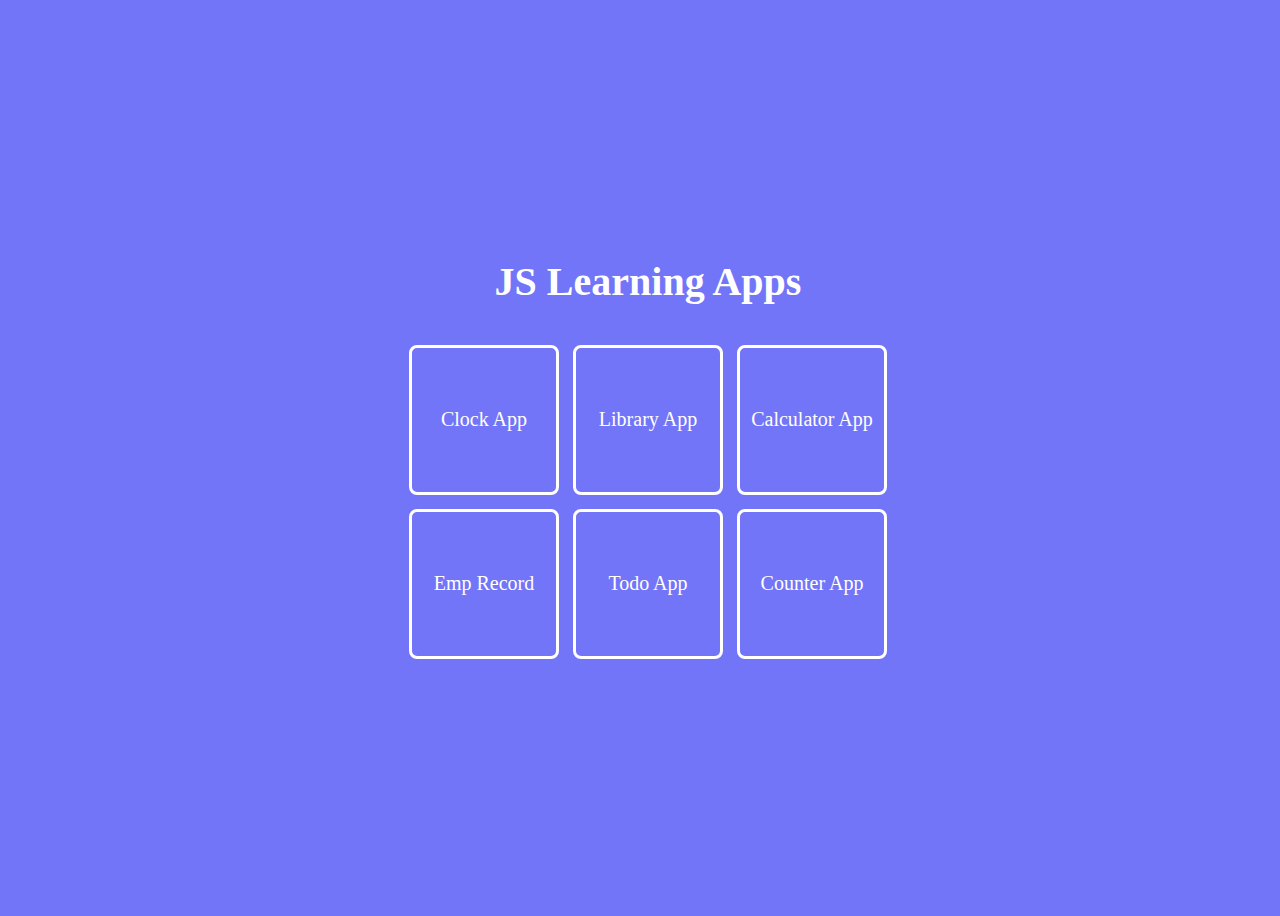
<file: index.html>
<!DOCTYPE html>
<html lang="en">

<head>
    <meta charset="UTF-8">
    <meta http-equiv="X-UA-Compatible" content="IE=edge">
    <meta name="viewport" content="width=device-width, initial-scale=1.0, maximum-scale=1.0, user-scalable=no">
    
    <title>JlApp</title>
    <style></style>
    <style>
        * {
            box-sizing: border-box;
        }

        body {
            background-color: #7375f8;
            color: #fff;
            width: 100%;
            height: 100vh;
            overflow: hidden;
            display: flex;
            flex-flow: column wrap;
            justify-content: center;
            align-items: center;
        }

        .ptitle {
            font-size: 40px;
            font-weight: bold;
            text-align: center;
            margin-bottom: 40px;
        }

        .japp {
            max-width: 500px;
            display: flex;
            flex-flow: row wrap;
            justify-content: center;
            gap: 14px;
        }

        .app {
            display: inline-flex;
            width: 150px;
            justify-content: center;
            border-radius: 8px;
            align-items: center;
            text-decoration: none;
            border: 3px solid #fff;
            height: 150px;
            padding: 10px;
            color: #fff;
            font-size: 20px;
            text-align: center;
        }
        *, .block-zoom {
            touch-action: manipulation;
        }

        @media (max-width: 768px) {
            .app {
                height: auto;
            }

            .ptitle {
                font-size: 30px;
            }
        }
    </style>
</head>

<body>
    <div class="ptitle">JS Learning Apps</div>
    <div class="japp">
        <a class="app" href="/clockApp/index.html">Clock App</a>
        <a class="app" href="/LibApp/index.html">Library App</a>
        <a class="app" href="/calculator/index.html">Calculator App</a>
        <a class="app" href="/EmpRecord/index.html">Emp Record</a>
        <a class="app" href="/todoApp/index.html">Todo App</a>
        <a class="app" href="/counterApp/index.html">Counter App</a>
    </div>
</body>

</html>
</file>
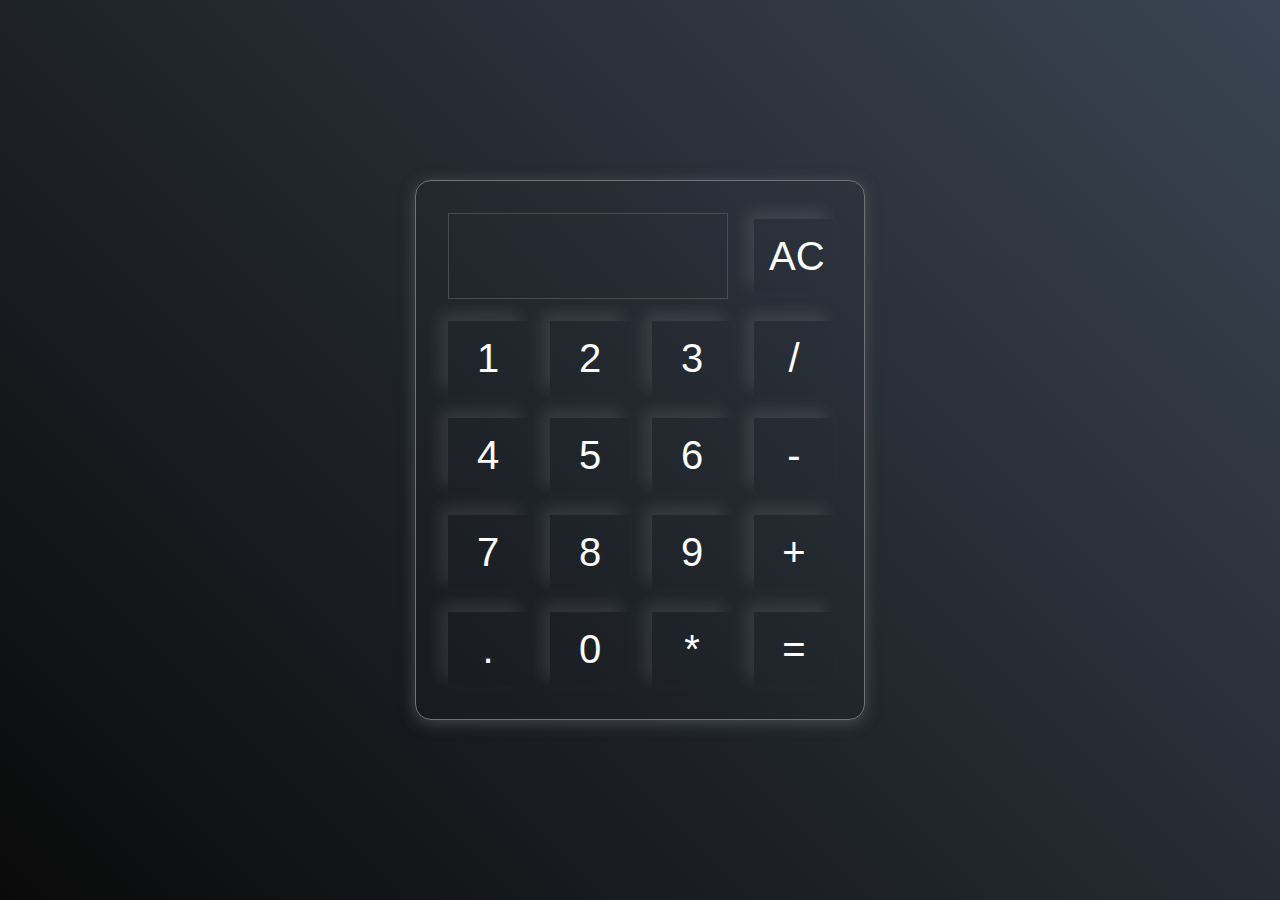
<file: calculator/index.html>
<!DOCTYPE html>
<html lang="en">

<head>
    <meta charset="UTF-8">
    <meta http-equiv="X-UA-Compatible" content="IE=edge">
    <meta name="viewport" content="width=device-width, initial-scale=1.0">
    <link href="https://fonts.googleapis.com/css2?family=Agdasima&display=swap" rel="stylesheet">
    <link href="https://cdn.jsdelivr.net/npm/bootstrap@5.3.0/dist/css/bootstrap.min.css" rel="stylesheet"
        integrity="sha384-9ndCyUaIbzAi2FUVXJi0CjmCapSmO7SnpJef0486qhLnuZ2cdeRhO02iuK6FUUVM" crossorigin="anonymous">
    <title>Calculator</title>
    <style>
        * {
            margin: 0;
            padding: 0;
            box-sizing: border-box;
            font-family: 'Poppins', sans-serif;
        }

        body {
            width: 100%;
            height: 100vh;
            display: flex;
            justify-content: center;
            align-items: center;
            background: linear-gradient(45deg, #0a0a0a, #3a4452);
        }

        .calculator {
            border: 1px solid #717377;
            padding: 20px;
            border-radius: 16px;
            max-width: 450px;
            background: transparent;
            box-shadow: 0px 3px 15px rgba(113, 115, 119, 0.5);

        }

        input::placeholder {
            color: #ffffff;
        }

        .inpText {
            border: none;
            width: 280px;
            height: 86px;
            text-align: left;
            margin: 10px;
            background: transparent;
            color: #ffffff;
            font-size: 40px;
            cursor: pointer;
            border: 1px solid #4a4d4d;
            box-shadow: none;
        }
        input {
            width: 80px;
            border: none;
            padding: 14px;
            margin: 10px;
            text-align: center;
            background: transparent;
            box-shadow: -8px -8px 15px rgba(255, 255, 255, 0.1);
            font-size: 40px;
            cursor: pointer;
            border: 1px solid transparent;
            color: #ffffff;
            transition: 0.45s;
        }
        input:focus{
            box-shadow: none;
            border: 1px solid rgba(255, 255, 255, 0.1);
        }

        .equalBtn {
            background-color: #fb7c14;
        }

        .operator {
            color: #6dee0a;
        }
    </style>
</head>

<body>
    <div class="d-flex calculator">
        <table>
            <tr>
                <td colspan="3"><input type="text" id="result" class="inpText" /></td>
                <td><input type="button" value="AC" onclick="clr()"></td>
            </tr>
            <tr>
                <td><input type="button" value="1" onclick="display('1')" /></td>
                <td><input type="button" value="2" onclick="display('2')" /></td>
                <td><input type="button" value="3" onclick="display('3')" /></td>
                <td><input type="button" value="/" onclick="display('/')" /></td>
            </tr>
            <tr>
                <td><input type="button" value="4" onclick="display('4')" /></td>
                <td><input type="button" value="5" onclick="display('5')" /></td>
                <td><input type="button" value="6" onclick="display('6')" /></td>
                <td><input type="button" value="-" onclick="display('-')" /></td>
            </tr>
            <tr>
                <td><input type="button" value="7" onclick="display('7')" /></td>
                <td><input type="button" value="8" onclick="display('8')" /></td>
                <td><input type="button" value="9" onclick="display('9')" /></td>
                <td><input type="button" value="+" onclick="display('+')" /></td>
            </tr>
            <tr>
                <td><input type="button" value="." onclick="display('.')" /></td>
                <td><input type="button" value="0" onclick="display('0')" /></td>
                <td><input type="button" value="*" onclick="display('*')" /></td>
                <td><input type="button" value="=" onclick="equate()" /></td>
            </tr>
        </table>
    </div>
    <script src="script.js"></script>
</body>

</html>
</file>
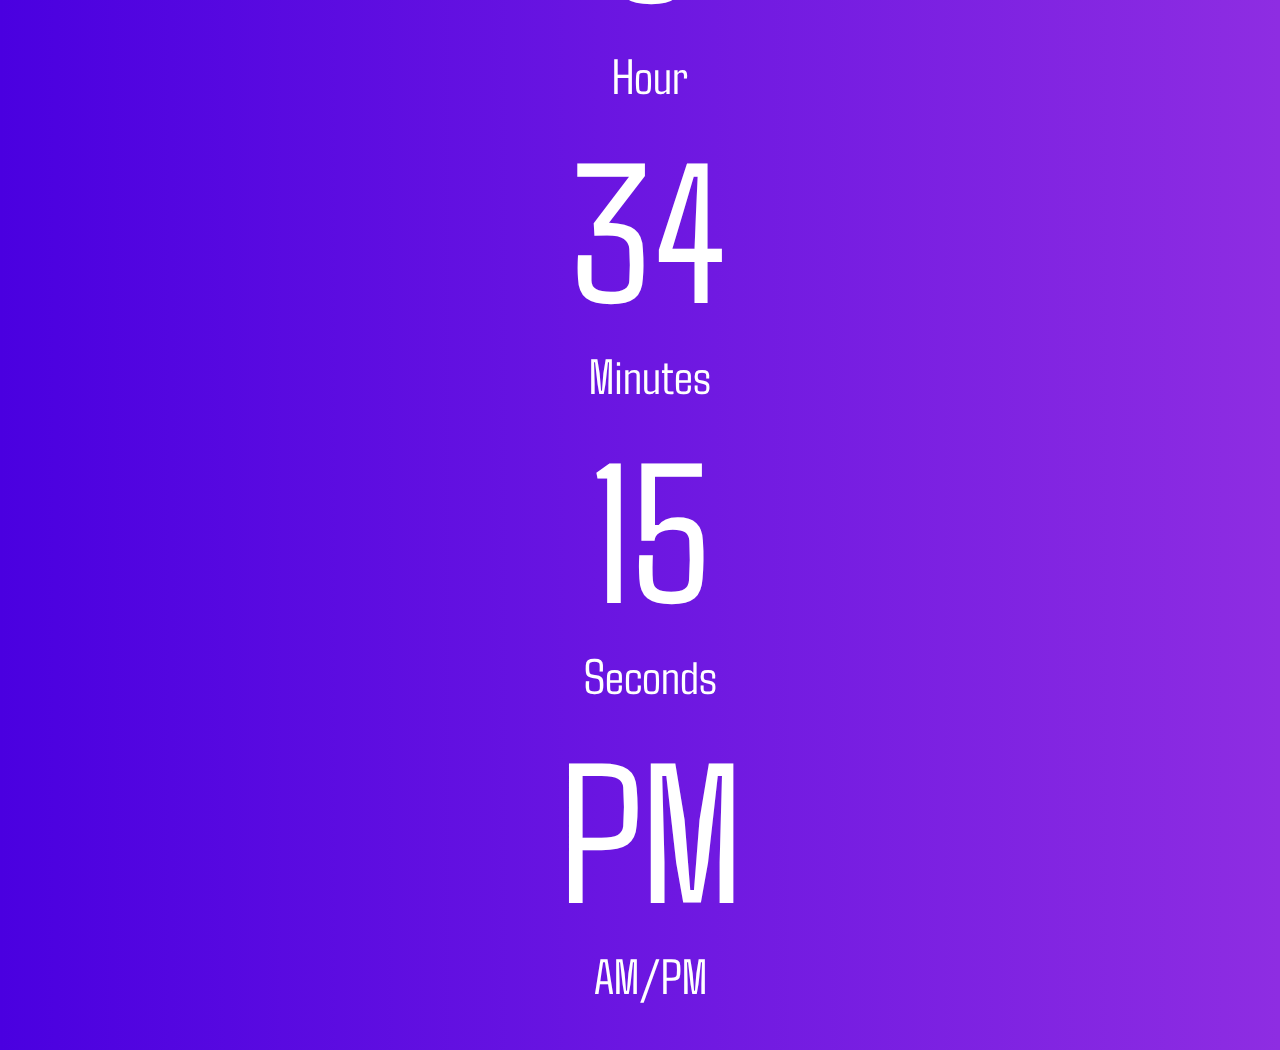
<file: clockApp/index.html>
<!DOCTYPE html>
<html lang="en">

<head>
    <meta charset="UTF-8">
    <meta http-equiv="X-UA-Compatible" content="IE=edge">
    <meta name="viewport" content="width=device-width, initial-scale=1.0">
    <link href="https://fonts.googleapis.com/css2?family=Agdasima&display=swap" rel="stylesheet">
    <link href="https://cdn.jsdelivr.net/npm/bootstrap@5.3.0/dist/css/bootstrap.min.css" rel="stylesheet"
        integrity="sha384-9ndCyUaIbzAi2FUVXJi0CjmCapSmO7SnpJef0486qhLnuZ2cdeRhO02iuK6FUUVM" crossorigin="anonymous">
    <title>Digital Clock</title>
    <style>
        body {
            margin: 0px;
            padding: 0px;
            font-family: 'Agdasima', sans-serif;
            background: #8E2DE2;
            background: linear-gradient(to right, #4A00E0, #8E2DE2);
            display: flex;
            flex-direction: column;
            justify-content: center;
            align-items: center;
            padding: 0px 10px;
            width: 100vw;
            height: 100vh;
        }
        .time {
            margin: 0px 20px;
            text-align: center;
            font-size: 200px;
            color: #fff;
            width: 180px;
            line-height: 150px;
        }

        .time-text {
            font-size: 50px;
            text-align: center;
        }
        @media (max-width: 768px) {
            .time {
                margin: 0px 10px;
                text-align: center;
                font-size: 80px;
                color: #fff;
                width: 80px;
                line-height: 80px;
            }
            .time-text {
                font-size: 30px;
                text-align: center;
            }
        }
        /* .box div{
            height: 79px;
            width: 79px;
            display: flex;
            justify-content: center;
            align-items: center;
            font-size: 45px;
            font-weight: 700;
            background-color: #fff;
            color: #4A00E0;
            font-family: 'Agdasima', sans-serif;
        } */
    </style>
</head>

<body>
    <div class="d-flex">
        <div class="time">
            <div id="hr">00</div>
            <div class="time-text">Hour</div>
        </div>
        <div class="time">
            <div id="mn">00</div>
            <div class="time-text">Minutes</div>
        </div>
        <div class="time">
            <div id="sec">00</div>
            <div class="time-text">Seconds</div>
        </div>
        <div class="time">
            <div id="pm">00</div>
            <div class="time-text">AM/PM</div>
        </div>
    </div>
    <script src="script.js"></script>
</body>
</html>
</file>
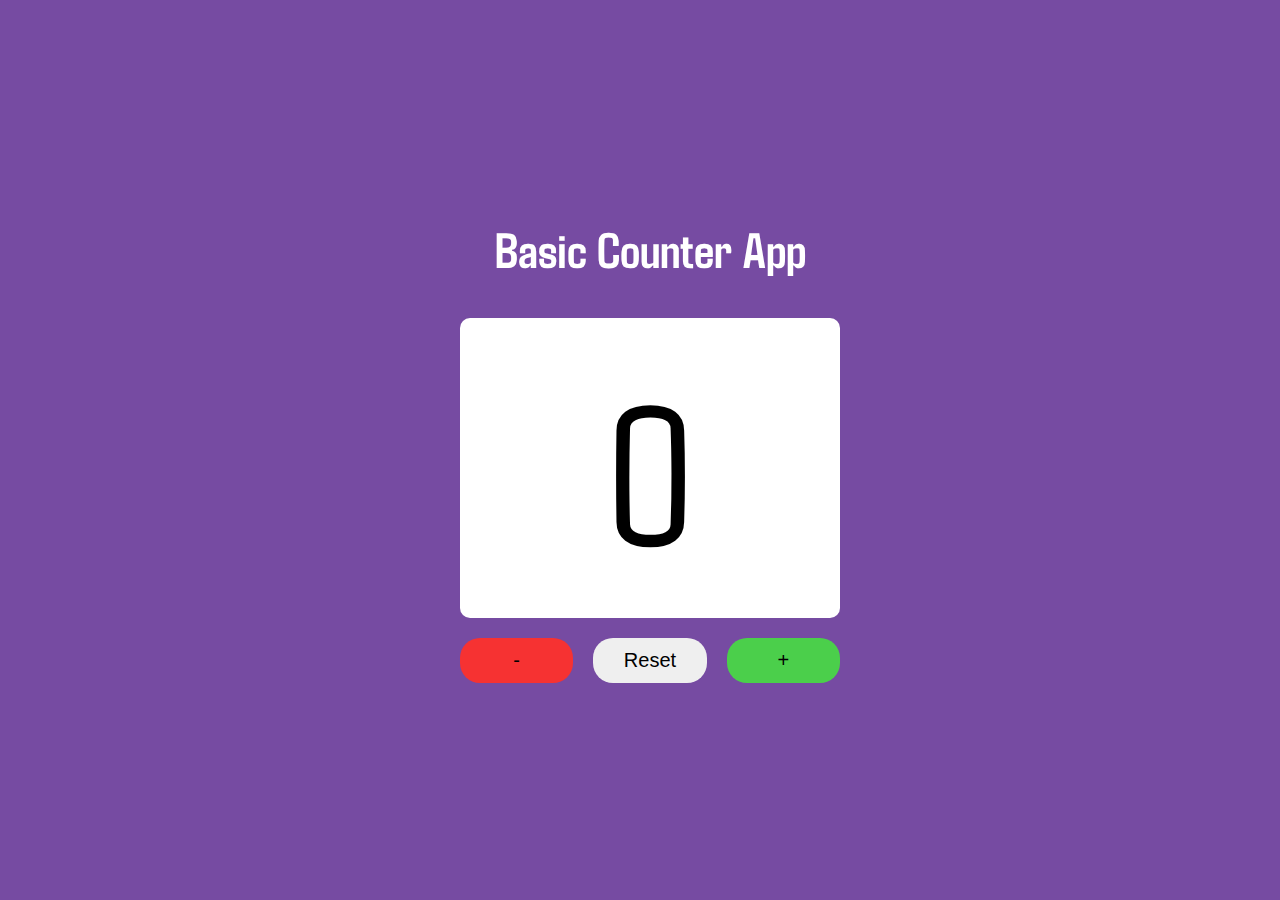
<file: counterApp/index.html>
<!DOCTYPE html>
<html lang="en">

<head>
    <meta charset="UTF-8">
    <meta name="viewport" content="width=device-width, initial-scale=1.0">
    <link href="https://fonts.googleapis.com/css2?family=Agdasima&display=swap" rel="stylesheet">
    <title>Counter App</title>
    <style>
        body{
            margin: 0px;
            padding: 0px;
            font-family: 'Agdasima', sans-serif;
            background-color: #764ba2;
            display: flex;
            flex-direction: column;
            justify-content: center;
            align-items: center;
            width: 100vw;
            padding: 0px 10px;
            height: 100vh;
        }
        .count{
            width: 380px;
            height: 300px;
            text-align: center;
            background-color: #fff;
            border-radius: 10px;
            font-size: 200px;
            display: flex;
            justify-content: center;
            align-items: center;
            margin-bottom: 20px;
            transition: 0.45s;
        }
        .countBtn{
            display: flex;
            justify-content: space-between;
            align-items: center;
            gap: 20px;
        }
        .countBtn button {
            border: none;
            display: flex;
            flex: 1;
            text-align: center;
            height: 45px;
            cursor: pointer;
            border-radius: 20px;
            font-size: 20px;
            display: flex;
            justify-content: center;
            align-items: center;
        }
        .countBtn button:first-child {
            background-color: rgb(246, 50, 50);
        }
        .countBtn button:last-child {
            background-color: rgb(75, 207, 75);
        }
        .ptitle{
            font-size: 50px;
            font-weight: bold;
            margin-bottom: 40px;
            color: #fff;
        }
    </style>
</head>

<body>
    <div class="ptitle">Basic Counter App</div>
    <div class="capp">
        <div class="count" id="number">0</div>
        <div class="countBtn">
            <button class="block-zoom" id="minus">-</button>
            <button class="block-zoom" id="reset">Reset</button>
            <button class="block-zoom" id="plus">+</button>
        </div>
    </div>
    <script src="script.js"></script>
</body>

</html>
</file>
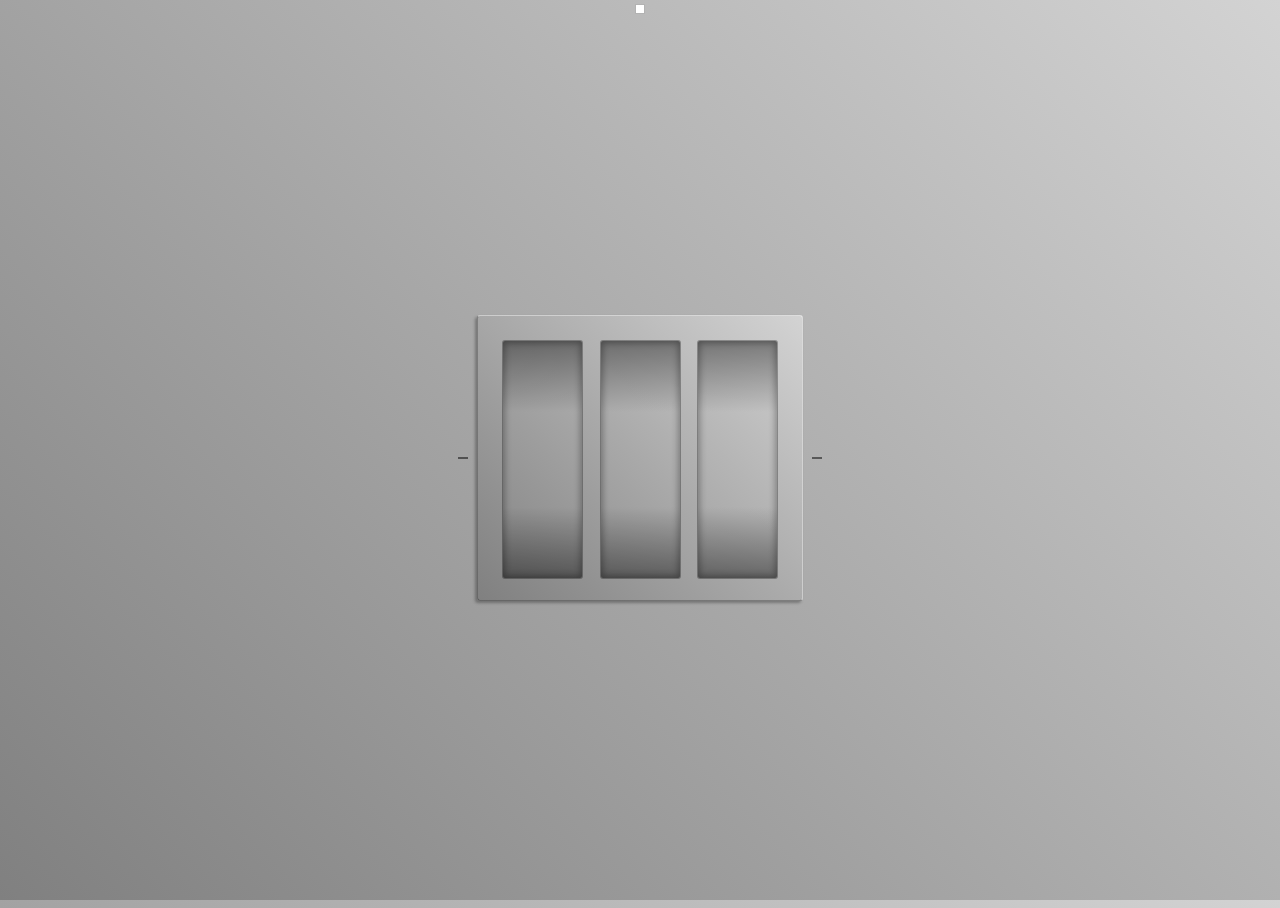
<file: imageQuiz/index.html>
<!DOCTYPE html>
<html>

<head>
    <title>Slot Machine Game</title>
    <style>
        .debug {
            position: fixed;
            top: 4px;
            left: 50%;
            transform: translateX(-50%);
            padding: 4px;
            background: white;
            border: 1px solid rgba(0, 0, 0, 0.3);
            font-family: monospace;
            font-size: 1.6rem;
        }

        html,
        body {
            height: 100%;
        }

        body {
            display: flex;
            justify-content: center;
            align-items: center;
            background: linear-gradient(45deg, grey 0%, lightgray 100%);
        }

        .slots {
            position: relative;
            width: 276.5px;
            height: 237px;
            display: flex;
            justify-content: space-between;
            padding: 23.7px;
            background: linear-gradient(45deg, grey 0%, lightgray 100%);
            border-top: 1px solid rgba(255, 255, 255, 0.6);
            border-right: 1px solid rgba(255, 255, 255, 0.6);
            border-left: 1px solid rgba(0, 0, 0, 0.4);
            border-bottom: 1px solid rgba(0, 0, 0, 0.4);
            box-shadow: -2px 2px 3px rgba(0, 0, 0, 0.3);
            border-radius: 3px;
        }

        .slots::before,
        .slots::after {
            content: "";
            position: absolute;
            top: 50%;
            width: 10px;
            height: 2px;
            background-color: rgba(0, 0, 0, 0.5);
        }

        .slots::before {
            left: 0;
            transform: translate(-200%, -50%);
        }

        .slots::after {
            right: 0;
            transform: translate(200%, -50%);
        }

        @-webkit-keyframes win1 {
            0% {
                background: linear-gradient(45deg, orange 0%, yellow 100%);
                box-shadow: 0 0 80px orange;
            }

            100% {
                background: linear-gradient(45deg, grey 0%, lightgrey 100%);
                box-shadow: -2px 2px 3px rgba(0, 0, 0, 0.3);
            }
        }

        @keyframes win1 {
            0% {
                background: linear-gradient(45deg, orange 0%, yellow 100%);
                box-shadow: 0 0 80px orange;
            }

            100% {
                background: linear-gradient(45deg, grey 0%, lightgrey 100%);
                box-shadow: -2px 2px 3px rgba(0, 0, 0, 0.3);
            }
        }

        @-webkit-keyframes win2 {
            0% {
                background: linear-gradient(45deg, lightblue 0%, lightgreen 100%);
                box-shadow: 0 0 80px lightgreen;
            }

            100% {
                background: linear-gradient(45deg, grey 0%, lightgrey 100%);
                box-shadow: -2px 2px 3px rgba(0, 0, 0, 0.3);
            }
        }

        @keyframes win2 {
            0% {
                background: linear-gradient(45deg, lightblue 0%, lightgreen 100%);
                box-shadow: 0 0 80px lightgreen;
            }

            100% {
                background: linear-gradient(45deg, grey 0%, lightgrey 100%);
                box-shadow: -2px 2px 3px rgba(0, 0, 0, 0.3);
            }
        }

        .slots.win1 {
            -webkit-animation: win1 200ms steps(2, end) infinite;
            animation: win1 200ms steps(2, end) infinite;
        }

        .slots.win2 {
            -webkit-animation: win2 200ms steps(2, end) infinite;
            animation: win2 200ms steps(2, end) infinite;
        }

        .slots .reel {
            position: relative;
            width: 79px;
            height: 237px;
            border: 1px solid rgba(0, 0, 0, 0.3);
            border-radius: 3px;
            overflow: hidden;
            background-image: url(https://assets.codepen.io/439000/slotreel.webp);
            background-position: 0 0;
            background-repeat: repeat-y;
        }

        .slots .reel::after {
            content: "";
            position: absolute;
            top: 0;
            left: 0;
            width: 100%;
            height: 100%;
            background-image: linear-gradient(rgba(0, 0, 0, 0.4) 0%, transparent 30%, transparent 70%, rgba(0, 0, 0, 0.4) 100%);
            box-shadow: inset 0 0 6px 2px rgba(0, 0, 0, 0.3);
        }
    </style>
</head>

<body>
    <div class="slots">
        <div class="reel"></div>
        <div class="reel"></div>
        <div class="reel"></div>
    </div>

    <div id="debug" class="debug"></div>
    <script src="script.js"></script>
</body>

</html>
</file>
